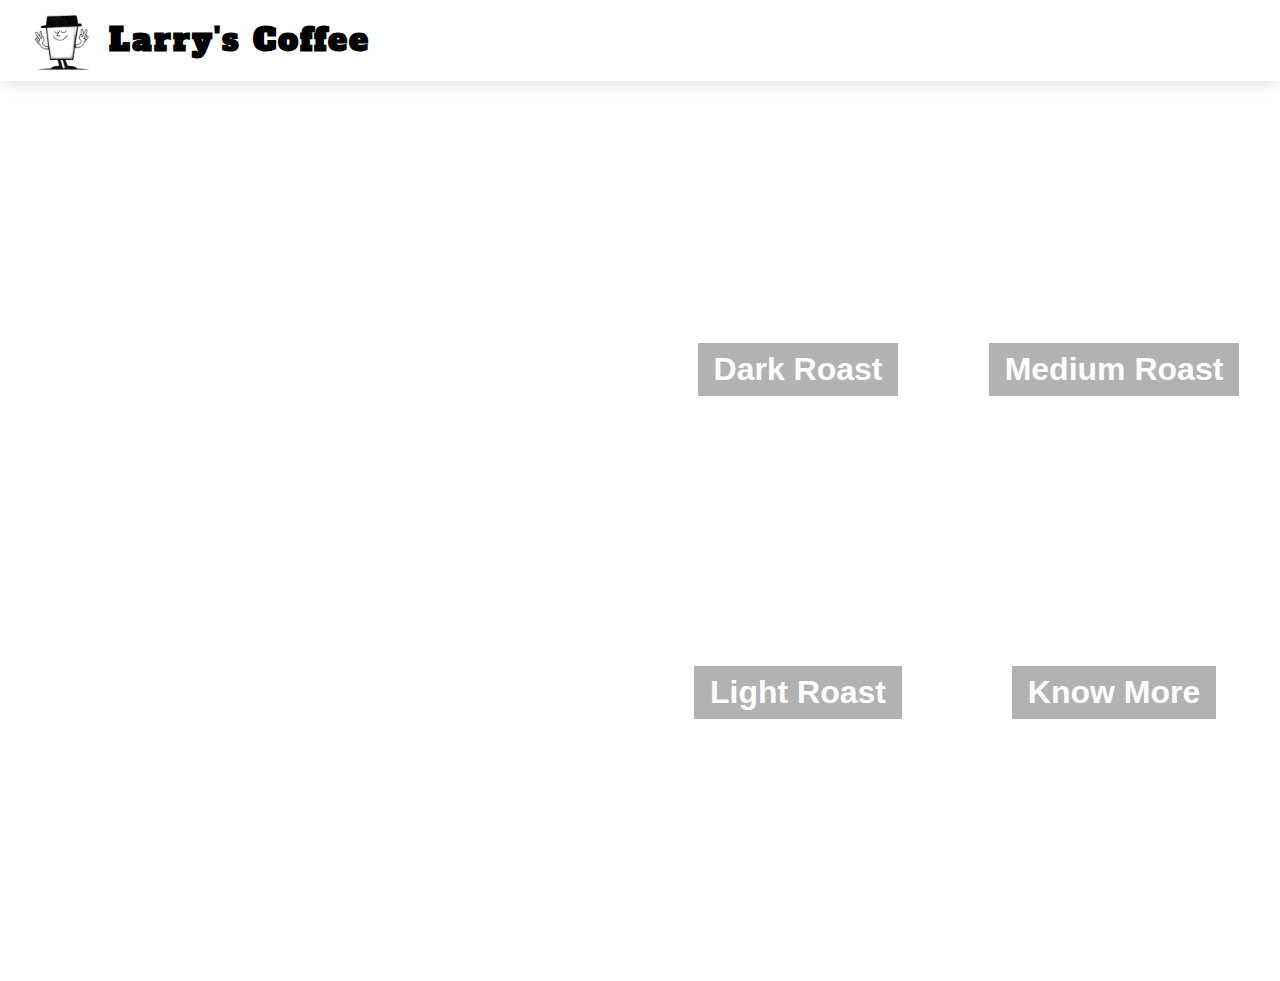
<file: index.html>
<!DOCTYPE html>
<html lang="en">
  <head>
    <meta charset="UTF-8" />
    <meta name="viewport" content="width=device-width, initial-scale=1.0" />
    <link rel="icon" type="image/x-icon" href="./img/Larry coffee.png" />
    <title>Larry's Coffee</title>
    <link rel="stylesheet" href="./css/home.css" />
    <link rel="stylesheet" href="./css/default.css" />
  </head>

  <body>
    <header>
      <img src="./img/Larry coffee.png" alt="Larry coffee" width="5%" />
      <h1 class="header-title">Larry's Coffee</h1>
    </header>
    <div class="container-1">
      <div class="container">
        <div class="content-1">
          <!-- <h1>Your Coffee of Quality</h1> -->
        </div>
        <div class="content-2">
          <div class="title-container img-1">
            <a href="./dark.html" class="button"> Dark Roast </a>
          </div>
          <div class="title-container img-2">
            <a href="./medium.html" class="button"> Medium Roast </a>
          </div>
          <div class="title-container img-3">
            <a href="./light.html" class="button"> Light Roast </a>
          </div>
          <div class="title-container img-4">
            <a href="./contact.html" class="button"> Know More </a>
          </div>
        </div>
      </div>
    </div>
  </body>
</html>
</file>
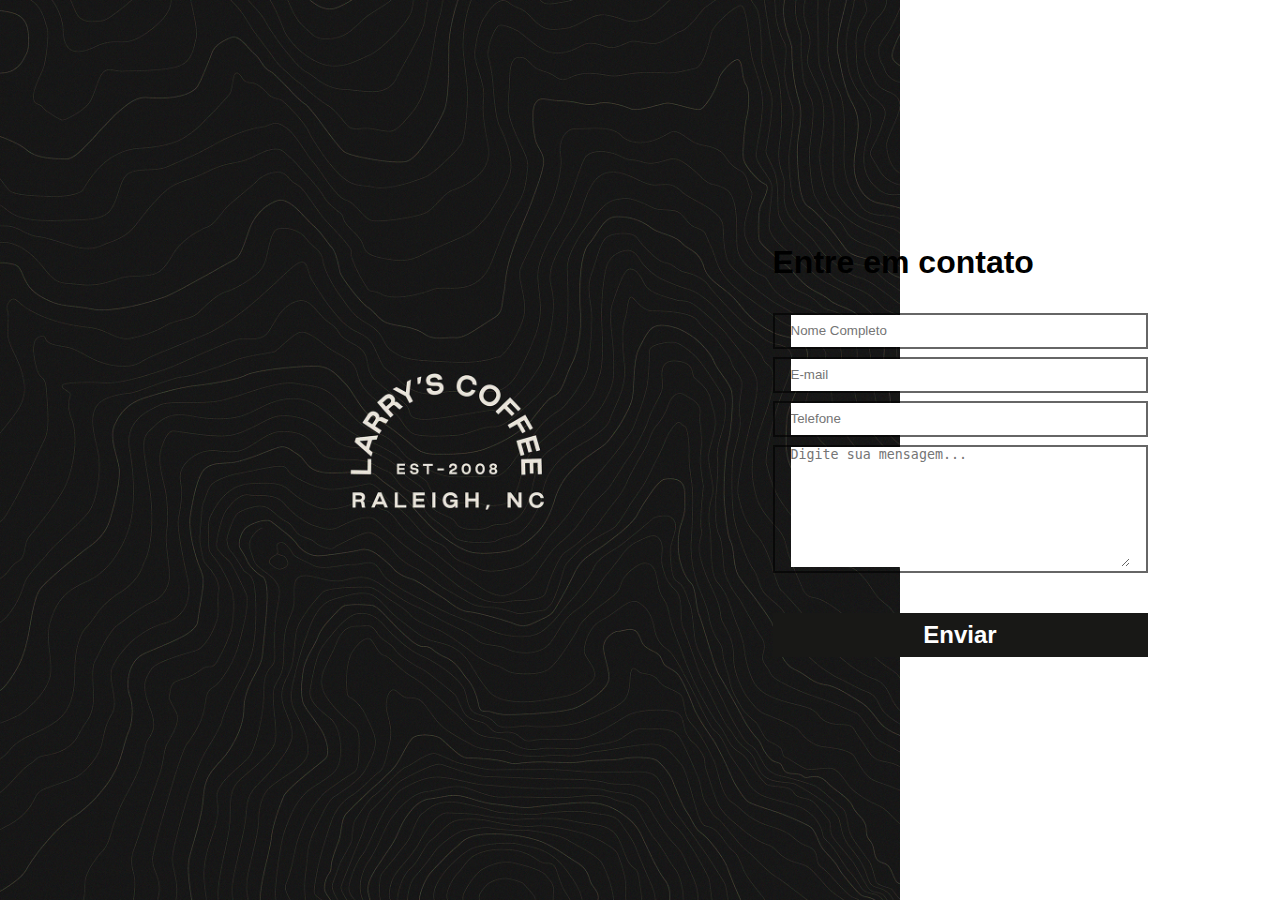
<file: contact.html>
<!DOCTYPE html>
<html lang="en">
  <head>
    <meta charset="UTF-8" />
    <meta name="viewport" content="width=device-width, initial-scale=1.0" />
    <link rel="icon" type="image/x-icon" href="./img/Larry coffee.png" />
    <title>Larry's Coffee | Contact</title>
    <link rel="stylesheet" href="./css/login.css" />
    <link rel="stylesheet" href="./css/default.css" />
    <link
      rel="stylesheet"
      href="https://cdnjs.cloudflare.com/ajax/libs/font-awesome/6.4.0/css/all.min.css"
      integrity="sha512-iecdLmaskl7CVkqkXNQ/ZH/XLlvWZOJyj7Yy7tcenmpD1ypASozpmT/E0iPtmFIB46ZmdtAc9eNBvH0H/ZpiBw=="
      crossorigin="anonymous"
      referrerpolicy="no-referrer"
    />
  </head>
  <body>
    <a href="./index.html" class="back-button">
      <i class="fa fa-arrow-left back-icon"></i>
    </a>
    <div class="container-1">
      <div class="content-1">
        <img src="./img/Larrys coffee login.jpg" alt="Larrys coffee login" />
      </div>
      <div class="content-2">
        <form>
          <h1>Entre em contato</h1>
          <div class="form">
            <div class="input-container">
              <input placeholder="Nome Completo" type="text" required />
            </div>
            <div class="input-container">
              <input placeholder="E-mail" type="email" required />
            </div>
            <div class="input-container">
              <input placeholder="Telefone" type="text" required />
            </div>
            <div class="input-container">
              <textarea
                rows="8"
                placeholder="Digite sua mensagem..."
              ></textarea>
            </div>
            <button class="button">Enviar</button>
          </div>
        </form>
      </div>
    </div>
  </body>
</html>
</file>
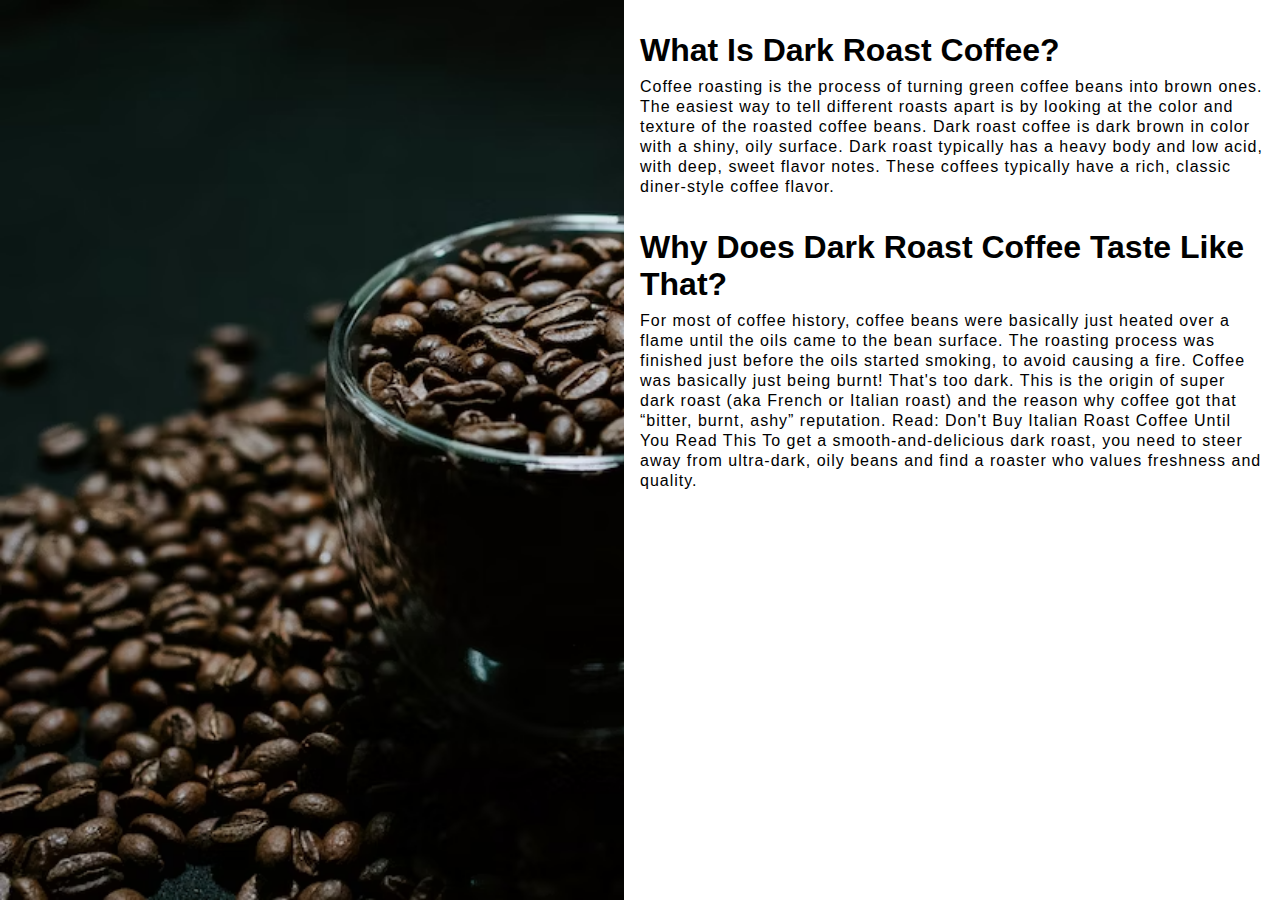
<file: dark.html>
<!DOCTYPE html>
<html lang="en">
  <head>
    <meta charset="UTF-8" />
    <meta name="viewport" content="width=device-width, initial-scale=1.0" />
    <title>Larry's Coffee | Dark Roast</title>
    <link rel="stylesheet" href="./css/dark.css" />
    <link rel="stylesheet" href="./css/default.css" />
    <link
      rel="stylesheet"
      href="https://cdnjs.cloudflare.com/ajax/libs/font-awesome/6.4.0/css/all.min.css"
      integrity="sha512-iecdLmaskl7CVkqkXNQ/ZH/XLlvWZOJyj7Yy7tcenmpD1ypASozpmT/E0iPtmFIB46ZmdtAc9eNBvH0H/ZpiBw=="
      crossorigin="anonymous"
      referrerpolicy="no-referrer"
    />
  </head>
  <body>
    <a href="./index.html" class="back-button">
      <i class="fa fa-arrow-left back-icon"></i
    ></a>
    <div class="content">
      <div class="container-1">
        <img src="./img/dark-roast.png" alt="dark-roast" />
      </div>
      <div class="container-2">
        <h1 class="title">What Is Dark Roast Coffee?</h1>
        <p class="text-1">
          Coffee roasting is the process of turning green coffee beans into
          brown ones. The easiest way to tell different roasts apart is by
          looking at the color and texture of the roasted coffee beans. Dark
          roast coffee is dark brown in color with a shiny, oily surface. Dark
          roast typically has a heavy body and low acid, with deep, sweet flavor
          notes. These coffees typically have a rich, classic diner-style coffee
          flavor.
        </p>
        <h1 class="title">Why Does Dark Roast Coffee Taste Like That?</h1>
        <p class="text-1">
          For most of coffee history, coffee beans were basically just heated
          over a flame until the oils came to the bean surface. The roasting
          process was finished just before the oils started smoking, to avoid
          causing a fire. Coffee was basically just being burnt! That's too
          dark. This is the origin of super dark roast (aka French or Italian
          roast) and the reason why coffee got that “bitter, burnt, ashy”
          reputation. Read: Don't Buy Italian Roast Coffee Until You Read This
          To get a smooth-and-delicious dark roast, you need to steer away from
          ultra-dark, oily beans and find a roaster who values freshness and
          quality.
        </p>
      </div>
    </div>
  </body>
</html>
</file>
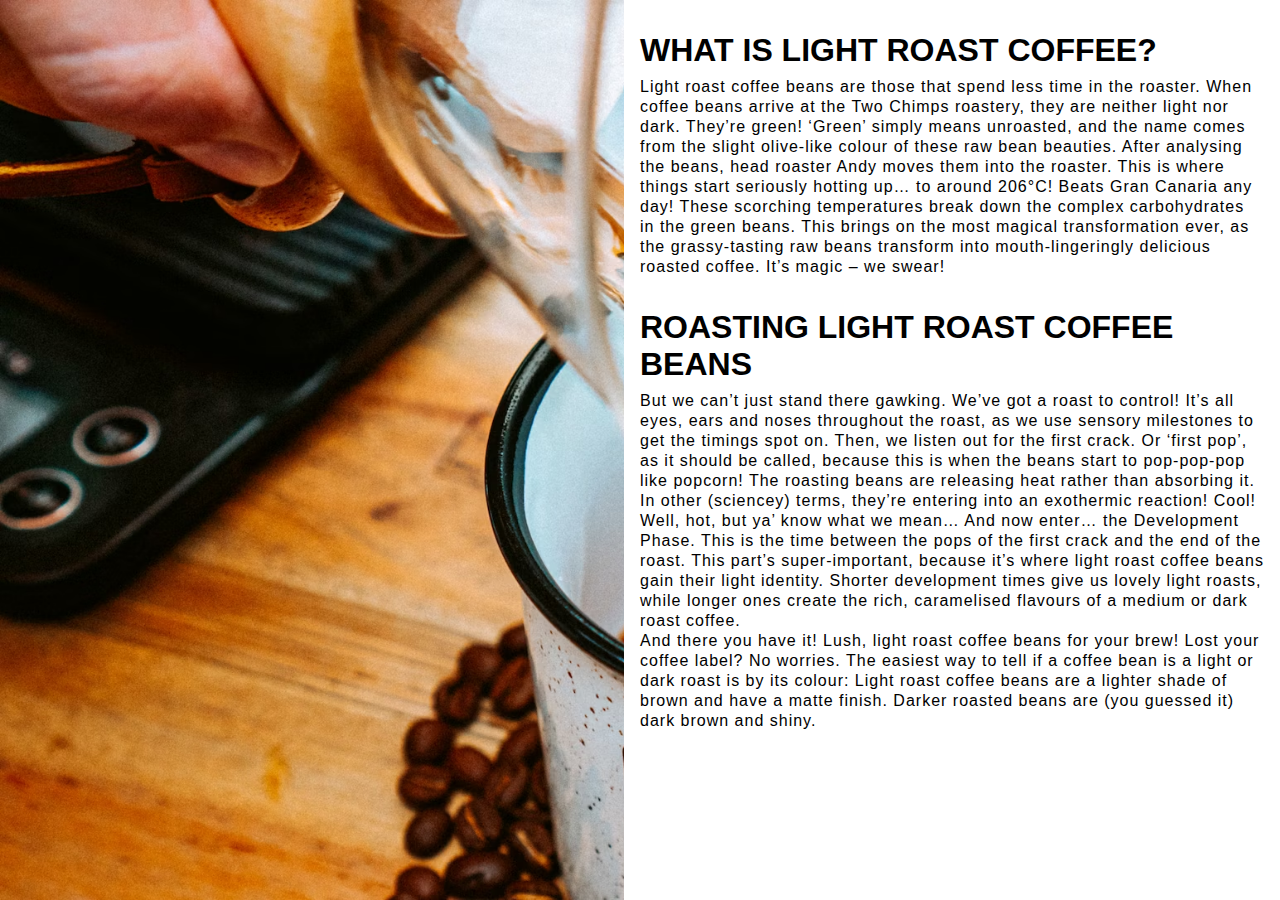
<file: light.html>
<!DOCTYPE html>
<html lang="en">
  <head>
    <meta charset="UTF-8" />
    <meta name="viewport" content="width=device-width, initial-scale=1.0" />
    <title>Larry's Coffee | Light Roast</title>
    <link rel="stylesheet" href="./css/light.css" />
    <link rel="stylesheet" href="./css/default.css" />
    <link
      rel="stylesheet"
      href="https://cdnjs.cloudflare.com/ajax/libs/font-awesome/6.4.0/css/all.min.css"
      integrity="sha512-iecdLmaskl7CVkqkXNQ/ZH/XLlvWZOJyj7Yy7tcenmpD1ypASozpmT/E0iPtmFIB46ZmdtAc9eNBvH0H/ZpiBw=="
      crossorigin="anonymous"
      referrerpolicy="no-referrer"
    />
  </head>
  <body>
    <a href="./index.html" class="back-button">
      <i class="fa fa-arrow-left back-icon"></i
    ></a>
    <div class="content">
      <div class="container-1">
        <img src="./img/light roast.avif" alt="light roast" />
      </div>
      <div class="container-2">
        <h1 class="title">WHAT IS LIGHT ROAST COFFEE?</h1>
        <p class="text-1">
          Light roast coffee beans are those that spend less time in the
          roaster. When coffee beans arrive at the Two Chimps roastery, they are
          neither light nor dark. They’re green! ‘Green’ simply means unroasted,
          and the name comes from the slight olive-like colour of these raw bean
          beauties. After analysing the beans, head roaster Andy moves them into
          the roaster. This is where things start seriously hotting up… to
          around 206°C! Beats Gran Canaria any day! These scorching temperatures
          break down the complex carbohydrates in the green beans. This brings
          on the most magical transformation ever, as the grassy-tasting raw
          beans transform into mouth-lingeringly delicious roasted coffee. It’s
          magic – we swear!
        </p>
        <h1 class="title">ROASTING LIGHT ROAST COFFEE BEANS</h1>
        <p class="text-1">
          But we can’t just stand there gawking. We’ve got a roast to control!
          It’s all eyes, ears and noses throughout the roast, as we use sensory
          milestones to get the timings spot on. Then, we listen out for the
          first crack. Or ‘first pop’, as it should be called, because this is
          when the beans start to pop-pop-pop like popcorn! The roasting beans
          are releasing heat rather than absorbing it. In other (sciencey)
          terms, they’re entering into an exothermic reaction! Cool! Well, hot,
          but ya’ know what we mean… And now enter… the Development Phase. This
          is the time between the pops of the first crack and the end of the
          roast. This part’s super-important, because it’s where light roast
          coffee beans gain their light identity. Shorter development times give
          us lovely light roasts, while longer ones create the rich, caramelised
          flavours of a medium or dark roast coffee. <br />And there you have
          it! Lush, light roast coffee beans for your brew! Lost your coffee
          label? No worries. The easiest way to tell if a coffee bean is a light
          or dark roast is by its colour: Light roast coffee beans are a lighter
          shade of brown and have a matte finish. Darker roasted beans are (you
          guessed it) dark brown and shiny.
        </p>
      </div>
    </div>
  </body>
</html>
</file>
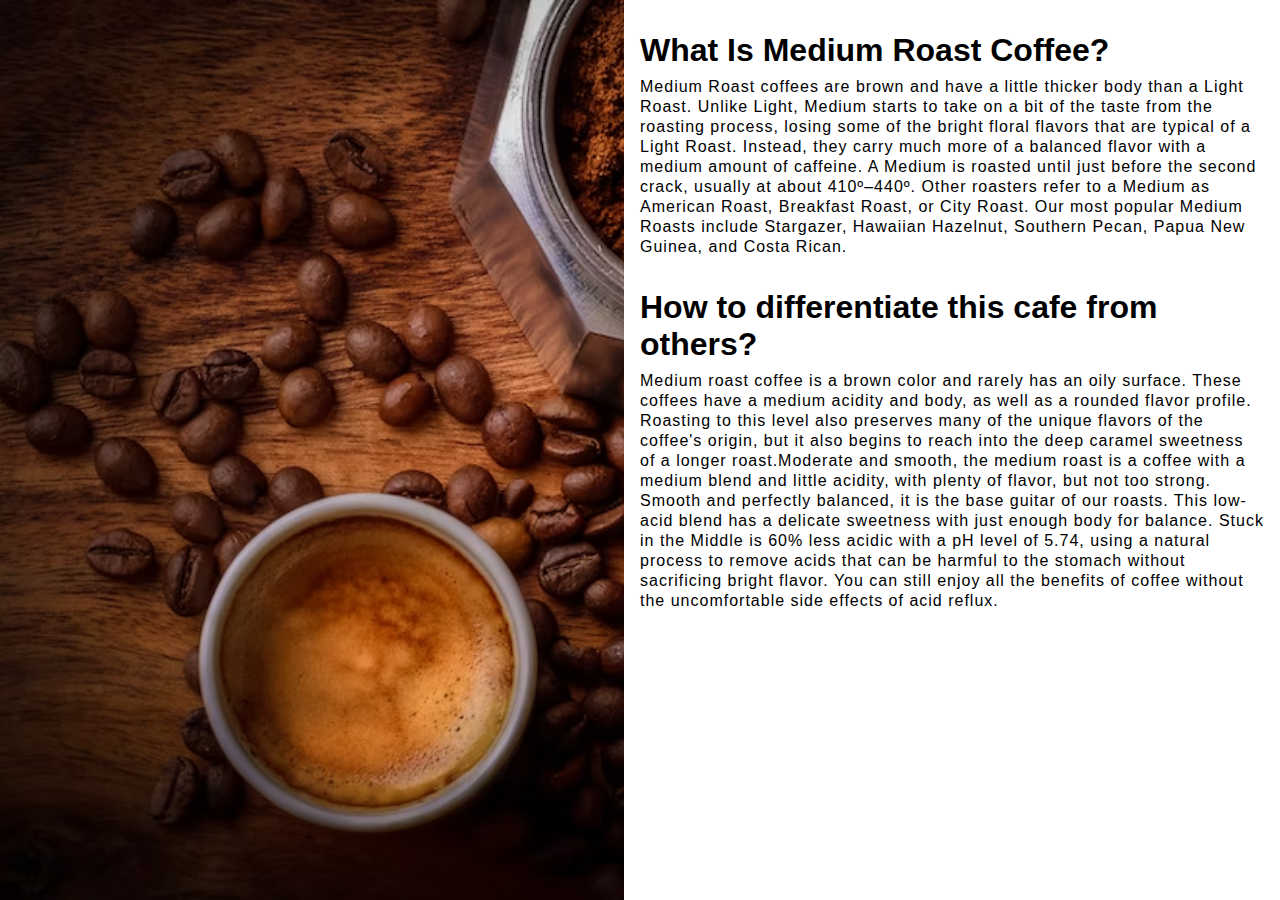
<file: medium.html>
<!DOCTYPE html>
<html lang="en">
  <head>
    <meta charset="UTF-8" />
    <meta name="viewport" content="width=device-width, initial-scale=1.0" />
    <title>Larry's Coffee | Medium Roast</title>
    <link rel="stylesheet" href="./css/medium.css" />
    <link rel="stylesheet" href="./css/default.css" />
    <link
      rel="stylesheet"
      href="https://cdnjs.cloudflare.com/ajax/libs/font-awesome/6.4.0/css/all.min.css"
      integrity="sha512-iecdLmaskl7CVkqkXNQ/ZH/XLlvWZOJyj7Yy7tcenmpD1ypASozpmT/E0iPtmFIB46ZmdtAc9eNBvH0H/ZpiBw=="
      crossorigin="anonymous"
      referrerpolicy="no-referrer"
    />
  </head>
  <body>
    <a href="./index.html" class="back-button">
      <i class="fa fa-arrow-left back-icon"></i
    ></a>
    <div class="content">
      <div class="container-1">
        <img src="./img/medium roast.avif" alt="medium roast" />
      </div>
      <div class="container-2">
        <h1 class="title">What Is Medium Roast Coffee?</h1>
        <p class="text-1">
          Medium Roast coffees are brown and have a little thicker body than a
          Light Roast. Unlike Light, Medium starts to take on a bit of the taste
          from the roasting process, losing some of the bright floral flavors
          that are typical of a Light Roast. Instead, they carry much more of a
          balanced flavor with a medium amount of caffeine. A Medium is roasted
          until just before the second crack, usually at about 410º–440º. Other
          roasters refer to a Medium as American Roast, Breakfast Roast, or City
          Roast. Our most popular Medium Roasts include Stargazer, Hawaiian
          Hazelnut, Southern Pecan, Papua New Guinea, and Costa Rican.
        </p>
        <h1 class="title">How to differentiate this cafe from others?</h1>
        <p class="text-1">
          Medium roast coffee is a brown color and rarely has an oily surface.
          These coffees have a medium acidity and body, as well as a rounded
          flavor profile. Roasting to this level also preserves many of the
          unique flavors of the coffee's origin, but it also begins to reach
          into the deep caramel sweetness of a longer roast.Moderate and smooth,
          the medium roast is a coffee with a medium blend and little acidity,
          with plenty of flavor, but not too strong. Smooth and perfectly
          balanced, it is the base guitar of our roasts. This low-acid blend has
          a delicate sweetness with just enough body for balance. Stuck in the
          Middle is 60% less acidic with a pH level of 5.74, using a natural
          process to remove acids that can be harmful to the stomach without
          sacrificing bright flavor. You can still enjoy all the benefits of
          coffee without the uncomfortable side effects of acid reflux.
        </p>
      </div>
    </div>
  </body>
</html>
</file>
<file: css/home.css>
.container {
  display: flex;
  width: 100%;
  gap: var(--gap);
}
.container-1 {
  height: 100vh;
  width: calc(100vw - var(--gap + 1px));
  display: flex;
  align-items: center;
}

.content-1 {
  width: 50%;
  height: 70vh;
  background-image: url("https://i0.wp.com/www.printmag.com/wp-content/uploads/2020/12/b960fb_10e0efd5f750438ca4a0e2095183c398mv2.jpg?w=1920&ssl=1");
  background-position: center;
  background-size: cover;
  background-repeat: no-repeat;
}
.content-1 h1 {
  text-align: center;
  margin-top: 24px;
}

.content-2 {
  width: 50%;
  display: flex;
  flex-wrap: wrap;
  gap: var(--gap);
}

.title-container {
  width: calc(50% - var(--gap));
  display: flex;
  align-items: center;
  justify-content: center;
}
.title {
  color: #ffffff;
  text-align: center;
  height: fit-content;
  font-size: 32px;
}

.img-1 {
  background-image: url("https://images.unsplash.com/photo-1618105965240-9aa565e73a0a?ixlib=rb-4.0.3&ixid=M3wxMjA3fDB8MHxwaG90by1wYWdlfHx8fGVufDB8fHx8fA%3D%3D&auto=format&fit=crop&w=388&q=80");
  background-position: center;
  background-size: cover;
  background-repeat: no-repeat;
}
.img-2 {
  background-image: url("https://images.unsplash.com/photo-1598198192305-46b0805890d3?ixlib=rb-4.0.3&ixid=M3wxMjA3fDB8MHxwaG90by1wYWdlfHx8fGVufDB8fHx8fA%3D%3D&auto=format&fit=crop&w=387&q=80");
  background-position: center;
  background-size: cover;
  background-repeat: no-repeat;
}
.img-3 {
  background-image: url("https://media.istockphoto.com/id/1146863489/photo/dry-green-coffee-beans-in-sack-of-rough-canvas-under-the-direct-sunlight.jpg?s=612x612&w=0&k=20&c=CyY2X3KvyvHKxEuwP1Mlocc7x9kekqhzwJyQPb9VIEs=");
  background-position: center;
  background-size: cover;
  background-repeat: no-repeat;
}
.img-4 {
  background-image: url("https://i0.wp.com/www.printmag.com/wp-content/uploads/2020/12/b960fb_b78aea8da2c8499091c6ba0681800106mv2.jpg?resize=1000%2C1000&ssl=1");
  background-position: center;
  background-size: cover;
  background-repeat: no-repeat;
}
header {
  padding: 8px 32px;
  box-shadow: 0px 8px 13px -3px rgba(0, 0, 0, 0.1);
  display: flex;
  align-items: center;
  gap: var(--gap);
}
.header-title {
  font-family: "Alfa Slab One", cursive;
  letter-spacing: 2px;
}
.button {
  padding: 8px 16px;
  background-color: rgba(0, 0, 0, 0.3);
  border: none;
  font-size: 32px;
  color: #ffffff;
  font-weight: bold;
  cursor: pointer;
  text-decoration: none;
}
/* width */
::-webkit-scrollbar {
  width: 8px;
}

/* Track */
::-webkit-scrollbar-track {
  background: #f1f1f1;
}

/* Handle */
::-webkit-scrollbar-thumb {
  background: #888;
  border-radius: 8px;
}

/* Handle on hover */
::-webkit-scrollbar-thumb:hover {
  background: #555;
}
</file>
<file: css/default.css>
@import url('https://fonts.googleapis.com/css2?family=Alfa+Slab+One&display=swap');

* {
    margin: 0;
    padding: 0;
}
html {
    font-family: sans-serif;
}
:root {
    --gap: 16px;
    --spacing: 8px;
}
</file>
<file: css/login.css>
.container-1 {
    height: 100vh;
    display: flex;
}

.content-1 { 
    width: 50%;
    display: flex;
}

.content-2 {
    width: 50%;
    display: flex;
    justify-content: center;
    align-items: center;
    
}

.form {
    display: flex;
    flex-direction: column;
    width: 375px;
    gap: var(--spacing);
    margin-top: 32px;
}

.button {
    padding: 8px 16px;
    background-color: #181816;
    border: none;
    font-size: 24px;
    color: #ffffff;
    font-weight: bold;
    cursor: pointer;
    margin-top: 32px;
    
}

.input-container {
    border: 2px solid  rgba(0,0,0,0.6);
    padding: 0px 16px;
    
}

.input-container input {
    height: 32px;
    width: 100%;
    border: none;
    outline: none;
}

.input-container:focus-within {
    border-color: #AC7730;
}

.input-container textarea {
    width: 100%;
    border: none;
    outline: none;
}

.back-icon {
    color: #ffffff;
    font-size: 20px;
}

.back-button {
    position: absolute;
    top: 32px;
    left: 32px;
    width: 40px;
    height: 40px;
    border-radius: 20px;
    background-color: rgba(255,255,255,0);
    border: none;
    display: flex;
    justify-content: center;
    align-items: center;
    text-decoration: none;
}

.back-button:hover {
    background-color: rgba(255,255,255,0.2);
    cursor: pointer;
}
</file>
<file: css/dark.css>
.content {
  height: 100vh;
  display: flex;
  gap: 16px;
  border: none;
}

.container-1 {
  display: flex;
  width: 50%;
  overflow: hidden;
}

.container-2 {
  width: 50%;
  padding-right: 1rem;
}

.text-1 {
  line-height: 1.25rem;
  letter-spacing: 1px;
  margin-top: 0.5rem;
}

.title {
  margin-top: 2rem;
}
.back-icon {
  color: #fff;
  font-size: 20px;
}

.back-button {
  position: absolute;
  top: 32px;
  left: 32px;
  width: 40px;
  height: 40px;
  border-radius: 20px;
  border: none;
  display: flex;
  justify-content: center;
  align-items: center;
  text-decoration: none;
}

.back-button:hover {
  background-color: rgba(255, 255, 255, 0.2);
  cursor: pointer;
}
</file>
<file: css/light.css>
.content {
  height: 100vh;
  display: flex;
  gap: 16px;
  border: none;
}

.container-1 {
  display: flex;
  width: 50%;
  overflow: hidden;
}

.container-2 {
  width: 50%;
  padding-right: 1rem;
}

.text-1 {
  line-height: 1.25rem;
  letter-spacing: 1px;
  margin-top: 0.5rem;
}

.title {
  margin-top: 2rem;
}
.back-icon {
  color: #fff;
  font-size: 20px;
}

.back-button {
  position: absolute;
  top: 32px;
  left: 32px;
  width: 40px;
  height: 40px;
  border-radius: 20px;
  border: none;
  display: flex;
  justify-content: center;
  align-items: center;
  text-decoration: none;
}

.back-button:hover {
  background-color: rgba(255, 255, 255, 0.2);
  cursor: pointer;
}
</file>
<file: css/medium.css>
.content {
  height: 100vh;
  display: flex;
  gap: 16px;
  border: none;
}

.container-1 {
  display: flex;
  width: 50%;
  overflow: hidden;
}

.container-2 {
  width: 50%;
  padding-right: 1rem;
}

.text-1 {
  line-height: 1.25rem;
  letter-spacing: 1px;
  margin-top: 0.5rem;
}

.title {
  margin-top: 2rem;
}
.back-icon {
  color: #fff;
  font-size: 20px;
}

.back-button {
  position: absolute;
  top: 32px;
  left: 32px;
  width: 40px;
  height: 40px;
  border-radius: 20px;
  border: none;
  display: flex;
  justify-content: center;
  align-items: center;
  text-decoration: none;
}

.back-button:hover {
  background-color: rgba(255, 255, 255, 0.2);
  cursor: pointer;
}
</file>
